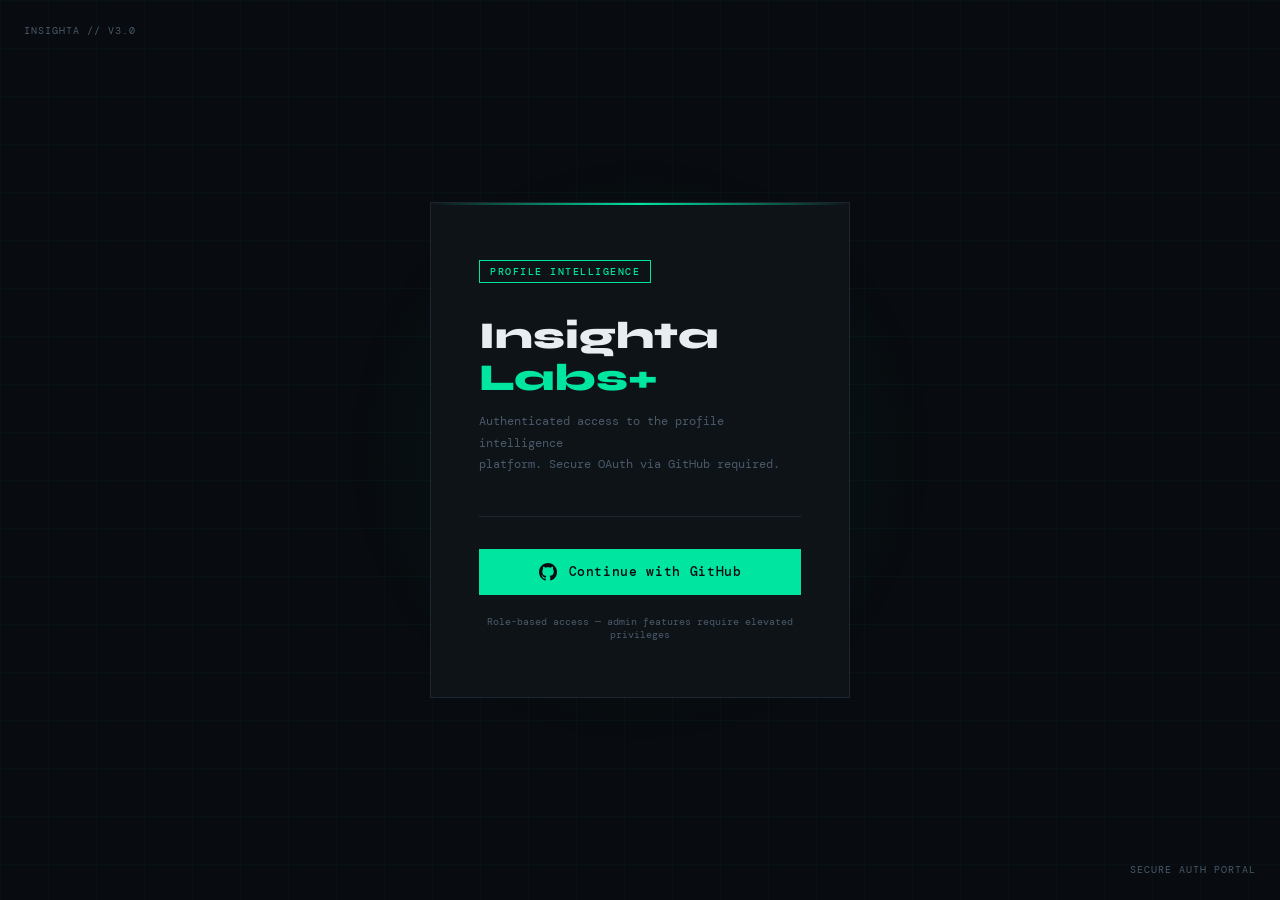
<file: index.html>
<!doctype html>
<html lang="en">
  <head>
    <meta charset="UTF-8" />
    <meta name="viewport" content="width=device-width, initial-scale=1.0" />
    <title>Insighta Labs+</title>
    <link rel="preconnect" href="https://fonts.googleapis.com" />
    <link rel="preconnect" href="https://fonts.gstatic.com" crossorigin />
    <link
      href="https://fonts.googleapis.com/css2?family=Syne:wght@400;700;800&family=DM+Mono:wght@300;400;500&display=swap"
      rel="stylesheet"
    />
    <link rel="stylesheet" href="./css/index.css" />
  </head>
  <body>
    <span class="corner tl">INSIGHTA // v3.0</span>
    <span class="corner br">SECURE AUTH PORTAL</span>
    <div class="card">
      <div class="badge">Profile Intelligence</div>
      <h1>Insighta<br /><span>Labs+</span></h1>
      <p class="subtitle">
        Authenticated access to the profile intelligence<br />platform. Secure
        OAuth via GitHub required.
      </p>
      <div class="divider"></div>
      <button class="btn-github" onclick="login()">
        <svg width="18" height="18" viewBox="0 0 24 24" fill="currentColor">
          <path
            d="M12 0C5.37 0 0 5.37 0 12c0 5.31 3.435 9.795 8.205 11.385.6.105.825-.255.825-.57 0-.285-.015-1.23-.015-2.235-3.015.555-3.795-.735-4.035-1.41-.135-.345-.72-1.41-1.23-1.695-.42-.225-1.02-.78-.015-.795.945-.015 1.62.87 1.845 1.23 1.08 1.815 2.805 1.305 3.495.99.105-.78.42-1.305.765-1.605-2.67-.3-5.46-1.335-5.46-5.925 0-1.305.465-2.385 1.23-3.225-.12-.3-.54-1.53.12-3.18 0 0 1.005-.315 3.3 1.23.96-.27 1.98-.405 3-.405s2.04.135 3 .405c2.295-1.56 3.3-1.23 3.3-1.23.66 1.65.24 2.88.12 3.18.765.84 1.23 1.905 1.23 3.225 0 4.605-2.805 5.625-5.475 5.925.435.375.81 1.095.81 2.22 0 1.605-.015 2.895-.015 3.3 0 .315.225.69.825.57A12.02 12.02 0 0 0 24 12c0-6.63-5.37-12-12-12z"
          />
        </svg>
        Continue with GitHub
      </button>
      <div class="error-msg" id="error"></div>
      <p class="footer-note">
        Role-based access — admin features require elevated privileges
      </p>
    </div>
    <script src="./js/auth.js"></script>
  </body>
</html>
</file>
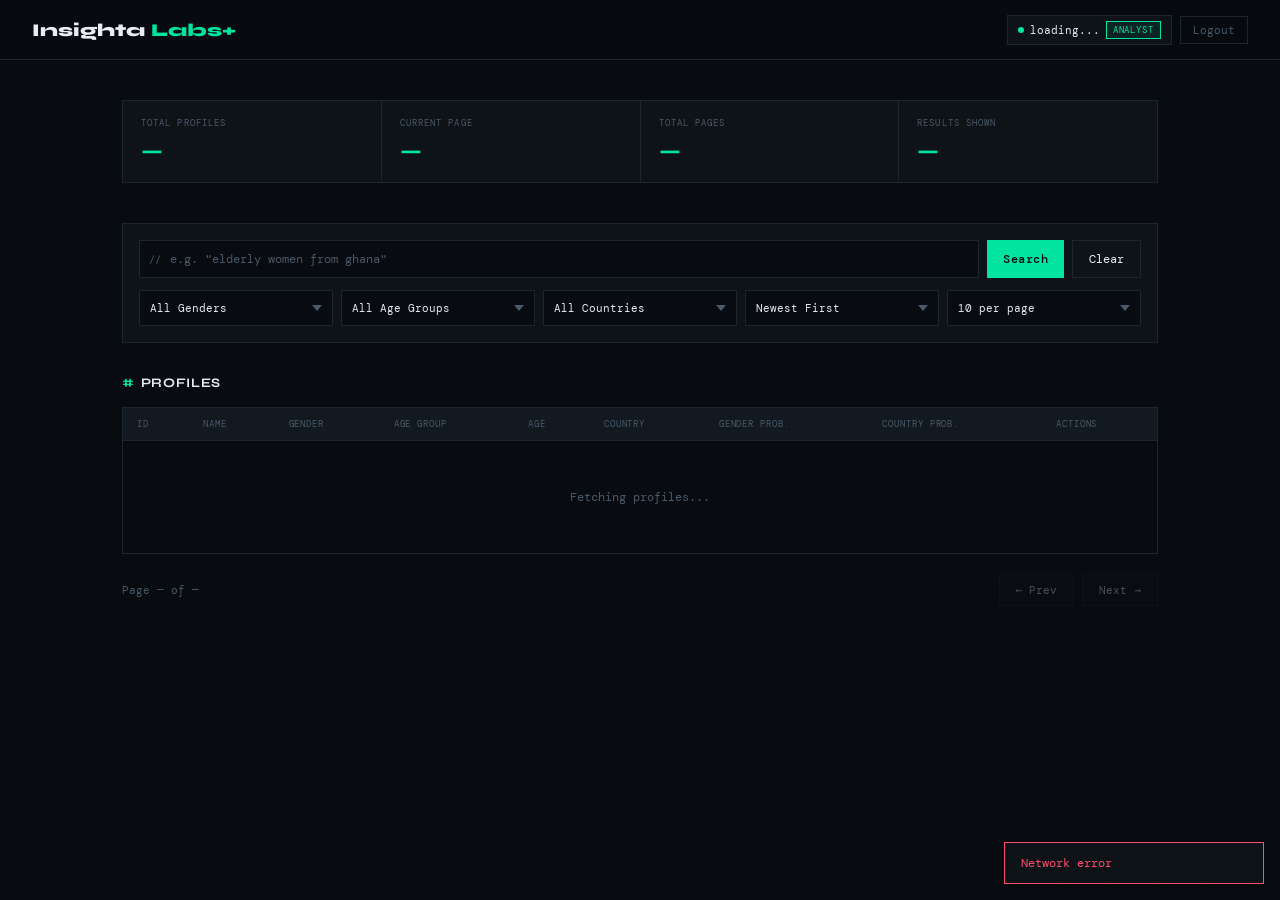
<file: dashboard.html>
<!doctype html>
<html lang="en">
  <head>
    <meta charset="UTF-8" />
    <meta name="viewport" content="width=device-width, initial-scale=1.0" />
    <title>Insighta Labs+ — Dashboard</title>
    <link rel="preconnect" href="https://fonts.googleapis.com" />
    <link rel="preconnect" href="https://fonts.gstatic.com" crossorigin />
    <link
      href="https://fonts.googleapis.com/css2?family=Syne:wght@400;700;800&family=DM+Mono:wght@300;400;500&display=swap"
      rel="stylesheet"
    />
    <link rel="stylesheet" href="./css/style.css" />
  </head>
  <body>
    <!-- Topbar -->
    <nav class="topbar">
      <div class="logo">Insighta <span>Labs+</span></div>
      <div class="topbar-right">
        <div class="user-pill">
          <span class="dot"></span>
          <span id="username-display">loading...</span>
          <span class="role-badge analyst" id="role-badge">analyst</span>
        </div>
        <button class="btn-sm" onclick="logout()">Logout</button>
      </div>
    </nav>

    <!-- Main -->
    <div class="main">
      <!-- Stats -->
      <div class="stats">
        <div class="stat">
          <div class="stat-label">Total Profiles</div>
          <div class="stat-value" id="stat-total">—</div>
        </div>
        <div class="stat">
          <div class="stat-label">Current Page</div>
          <div class="stat-value" id="stat-page">—</div>
        </div>
        <div class="stat">
          <div class="stat-label">Total Pages</div>
          <div class="stat-value" id="stat-pages">—</div>
        </div>
        <div class="stat">
          <div class="stat-label">Results Shown</div>
          <div class="stat-value" id="stat-shown">—</div>
        </div>
      </div>

      <!-- Controls -->
      <div class="controls">
        <div class="search-row">
          <div class="input-wrap">
            <input
              type="text"
              id="search-input"
              placeholder='e.g. "elderly women from ghana"'
              onkeydown="if (event.key === 'Enter') applySearch();"
            />
          </div>
          <button class="btn-primary" onclick="applySearch()">Search</button>
          <button class="btn-outline" onclick="clearAll()">Clear</button>
        </div>
        <div class="filter-row">
          <select id="filter-gender" onchange="applyFilters()">
            <option value="">All Genders</option>
            <option value="male">Male</option>
            <option value="female">Female</option>
          </select>
          <select id="filter-age_group" onchange="applyFilters()">
            <option value="">All Age Groups</option>
            <option value="child">Child</option>
            <option value="teenager">Teenager</option>
            <option value="adult">Adult</option>
            <option value="senior">Senior</option>
          </select>
          <select id="filter-country_id" onchange="applyFilters()">
            <option value="">All Countries</option>
            <option value="NG">Nigeria</option>
            <option value="GH">Ghana</option>
            <option value="KE">Kenya</option>
            <option value="ZA">South Africa</option>
            <option value="ET">Ethiopia</option>
            <option value="EG">Egypt</option>
            <option value="TZ">Tanzania</option>
            <option value="UG">Uganda</option>
            <option value="SN">Senegal</option>
            <option value="CI">Côte d'Ivoire</option>
          </select>
          <select id="filter-sort" onchange="applyFilters()">
            <option value="-created_at">Newest First</option>
            <option value="created_at">Oldest First</option>
            <option value="age">Age ↑</option>
            <option value="-age">Age ↓</option>
            <option value="country_id">Country A-Z</option>
          </select>
          <select id="filter-limit" onchange="applyFilters()">
            <option value="10">10 per page</option>
            <option value="20">20 per page</option>
            <option value="50">50 per page</option>
          </select>
        </div>
      </div>

      <!-- Action buttons -->
      <div class="actions-row">
        <button class="btn-warn admin-only" onclick="openCreateModal()">
          + Create Profile
        </button>
        <button class="btn-outline admin-only" onclick="exportCSV()">
          ⬇ Export CSV
        </button>
        <button class="btn-import admin-only" onclick="openCsvModal()">
          ⬆ Import CSV
        </button>
      </div>

      <!-- CSV Batch Ingestion Modal -->
      <div class="overlay" id="csv-modal">
        <div class="modal">
          <!-- Close -->
          <button class="close-modal" onclick="closeCsvModal()">×</button>

          <!-- Header -->
          <h3>Batch <span>Ingest</span></h3>
          <p class="modal-desc">
            Upload a .csv file to bulk-ingest profiles. Duplicates are skipped
            automatically.
          </p>

          <!-- File input -->
          <div class="form-group">
            <label class="form-label" for="csv-file-input">CSV File</label>
            <input
              class="form-input"
              type="file"
              id="csv-file-input"
              accept=".csv"
            />
          </div>

          <!-- Result block (hidden until upload completes) -->
          <div class="csv-result" id="csv-result" hidden>
            <div class="csv-stat">
              <span class="csv-stat-label">Inserted</span>
              <span class="csv-stat-value accent" id="csv-inserted">—</span>
            </div>
            <div class="csv-stat">
              <span class="csv-stat-label">Skipped</span>
              <span class="csv-stat-value muted" id="csv-skipped">—</span>
            </div>
            <div class="csv-stat">
              <span class="csv-stat-label">Errors</span>
              <span class="csv-stat-value danger" id="csv-errors">—</span>
            </div>
          </div>

          <!-- Inline error -->
          <div class="form-error" id="csv-error" hidden></div>

          <!-- Actions -->
          <div class="modal-actions">
            <button
              class="btn-primary"
              id="csv-submit-btn"
              onclick="submitCsvUpload()"
            >
              Upload
            </button>
            <button class="btn-outline" onclick="closeCsvModal()">
              Cancel
            </button>
          </div>
        </div>
      </div>

      <!-- Section Header -->
      <div class="section-header">
        <div class="section-title"><span>#</span>Profiles</div>
      </div>

      <!-- Desktop: Table -->
      <div class="table-wrap">
        <table>
          <thead>
            <tr>
              <th>ID</th>
              <th>Name</th>
              <th>Gender</th>
              <th>Age Group</th>
              <th>Age</th>
              <th>Country</th>
              <th>Gender Prob.</th>
              <th>Country Prob.</th>
              <th>Actions</th>
            </tr>
          </thead>
          <tbody id="profiles-body">
            <tr>
              <td colspan="9" class="loading">Fetching profiles</td>
            </tr>
          </tbody>
        </table>
      </div>

      <!-- Mobile: Card list -->
      <div class="card-list" id="profiles-cards">
        <div
          class="loading"
          style="
            padding: 48px;
            text-align: center;
            color: var(--muted);
            font-size: 12px;
          "
        >
          Fetching profiles
        </div>
      </div>

      <!-- Pagination -->
      <div class="pagination">
        <span id="page-info">Page — of —</span>
        <div class="page-btns">
          <button class="page-btn" id="btn-prev" onclick="prevPage()" disabled>
            ← Prev
          </button>
          <button class="page-btn" id="btn-next" onclick="nextPage()" disabled>
            Next →
          </button>
        </div>
      </div>
    </div>

    <!-- Profile Detail Panel -->
    <div class="detail-panel" id="detail-panel">
      <button class="panel-close" onclick="closeDetail()">×</button>
      <div id="detail-content"></div>
    </div>

    <!-- Create Profile Modal -->
    <div class="overlay" id="create-modal">
      <div class="modal">
        <button class="close-modal" onclick="closeCreateModal()">×</button>
        <h3>Create <span>Profile</span></h3>
        <p
          style="
            font-size: 11px;
            color: var(--muted);
            margin-bottom: 20px;
            line-height: 1.7;
          "
        >
          Enter a name. Gender, age, and nationality will be inferred
          automatically.
        </p>
        <div class="form-group">
          <label class="form-label">Name</label>
          <input
            class="form-input"
            type="text"
            id="new-name"
            placeholder="e.g. Amara"
            onkeydown="if (event.key === 'Enter') submitCreateProfile();"
          />
        </div>
        <div
          id="create-error"
          style="
            font-size: 11px;
            color: var(--danger);
            margin-top: 8px;
            display: none;
          "
        ></div>
        <div class="modal-actions">
          <button
            class="btn-primary"
            id="create-submit-btn"
            onclick="submitCreateProfile()"
          >
            Create Profile
          </button>
          <button class="btn-outline" onclick="closeCreateModal()">
            Cancel
          </button>
        </div>
      </div>
    </div>

    <!-- Toast -->
    <div class="toast" id="toast"></div>

    <script src="./js/dashboard.js"></script>

    <script>
      // ── Mobile card rendering (supplements dashboard.js) ─────────────────
      const _origRenderTable = window.renderTable;

      function renderCards(profiles) {
        const container = document.getElementById('profiles-cards');
        if (!profiles || !profiles.length) {
          container.innerHTML = '<div class="empty">No profiles found</div>';
          return;
        }
        const isAdmin = document.body.classList.contains('is-admin');
        container.innerHTML = profiles
          .map((p) => {
            const genderClass = p.gender === 'female' ? 'female' : 'male';
            const gProb = Math.round((p.gender_probability || 0) * 100);
            const cProb = Math.round((p.country_probability || 0) * 100);
            const shortId = String(p.id || '').slice(-6);
            return `
          <div class="profile-card">
            <div class="profile-card-header">
              <div>
                <div class="profile-card-name">${p.name || '—'}</div>
                <div class="profile-card-id">...${shortId}</div>
              </div>
              <span class="gender-badge ${genderClass}">${p.gender || '—'}</span>
            </div>
            <div class="profile-card-meta">
              <div>Age <span>${p.age || '—'}</span></div>
              <div>Group <span>${p.age_group || '—'}</span></div>
              <div>Country <span>${p.country_id || '—'}</span></div>
              <div>G.Prob <span>${gProb}%</span></div>
              <div>C.Prob <span>${cProb}%</span></div>
            </div>
            <div class="profile-card-actions">
              <button class="action-btn" onclick="viewProfile('${p.id}')">View</button>
              ${isAdmin ? `<button class="action-btn del" onclick="deleteProfile('${p.id}')">Delete</button>` : ''}
            </div>
          </div>`;
          })
          .join('');
      }

      // Patch renderTable to also update cards
      const _patchRender = setInterval(() => {
        if (typeof renderTable === 'function') {
          clearInterval(_patchRender);
          const original = renderTable;
          window.renderTable = function (profiles) {
            original(profiles);
            renderCards(profiles);
          };
        }
      }, 50);

      // Patch setTableLoading to also update cards
      const _patchLoading = setInterval(() => {
        if (typeof setTableLoading === 'function') {
          clearInterval(_patchLoading);
          const original = setTableLoading;
          window.setTableLoading = function () {
            original();
            document.getElementById('profiles-cards').innerHTML =
              '<div class="loading" style="padding:48px;text-align:center;color:var(--muted);font-size:12px">Fetching profiles</div>';
          };
        }
      }, 50);
    </script>
  </body>
</html>
</file>
<file: css/index.css>
*,
*::before,
*::after {
  box-sizing: border-box;
  margin: 0;
  padding: 0;
}
:root {
  --bg: #080b0f;
  --surface: #0e1318;
  --border: #1c2530;
  --accent: #00e5a0;
  --text: #e8edf2;
  --muted: #4a5a6a;
  --danger: #ff4d6d;
}
body {
  background: var(--bg);
  color: var(--text);
  font-family: 'DM Mono', monospace;
  display: flex;
  align-items: center;
  justify-content: center;
  min-height: 100vh;
  overflow: hidden;
}
body::before {
  content: '';
  position: fixed;
  inset: 0;
  background-image:
    linear-gradient(rgba(0, 229, 160, 0.03) 1px, transparent 1px),
    linear-gradient(90deg, rgba(0, 229, 160, 0.03) 1px, transparent 1px);
  background-size: 48px 48px;
  pointer-events: none;
}
body::after {
  content: '';
  position: fixed;
  top: 50%;
  left: 50%;
  transform: translate(-50%, -50%);
  width: 600px;
  height: 600px;
  background: radial-gradient(
    circle,
    rgba(0, 229, 160, 0.07) 0%,
    transparent 70%
  );
  pointer-events: none;
}
.corner {
  position: fixed;
  font-size: 10px;
  color: var(--muted);
  letter-spacing: 0.1em;
  text-transform: uppercase;
}
.corner.tl {
  top: 24px;
  left: 24px;
}
.corner.br {
  bottom: 24px;
  right: 24px;
}
.card {
  position: relative;
  z-index: 1;
  background: var(--surface);
  border: 1px solid var(--border);
  padding: 56px 48px;
  width: 420px;
  animation: fadeUp 0.6s cubic-bezier(0.16, 1, 0.3, 1) both;
}
.card::before {
  content: '';
  position: absolute;
  top: 0;
  left: 0;
  right: 0;
  height: 2px;
  background: linear-gradient(90deg, transparent, var(--accent), transparent);
  animation: scan 3s ease-in-out infinite;
}
@keyframes scan {
  0%,
  100% {
    opacity: 0;
    transform: scaleX(0);
  }
  50% {
    opacity: 1;
    transform: scaleX(1);
  }
}
@keyframes fadeUp {
  from {
    opacity: 0;
    transform: translateY(24px);
  }
  to {
    opacity: 1;
    transform: translateY(0);
  }
}
.badge {
  display: inline-block;
  font-size: 10px;
  font-weight: 500;
  letter-spacing: 0.15em;
  text-transform: uppercase;
  color: var(--accent);
  border: 1px solid var(--accent);
  padding: 4px 10px;
  margin-bottom: 32px;
}
h1 {
  font-family: 'Syne', sans-serif;
  font-size: 38px;
  font-weight: 800;
  line-height: 1.1;
  margin-bottom: 12px;
}
h1 span {
  color: var(--accent);
}
.subtitle {
  font-size: 12px;
  color: var(--muted);
  line-height: 1.8;
  margin-bottom: 40px;
}
.divider {
  height: 1px;
  background: var(--border);
  margin-bottom: 32px;
}
.btn-github {
  display: flex;
  align-items: center;
  justify-content: center;
  gap: 12px;
  width: 100%;
  padding: 14px 24px;
  background: var(--accent);
  color: #080b0f;
  border: none;
  font-family: 'DM Mono', monospace;
  font-size: 13px;
  font-weight: 500;
  letter-spacing: 0.05em;
  cursor: pointer;
  transition: all 0.2s ease;
}
.btn-github:hover {
  background: #00ffc0;
  transform: translateY(-1px);
  box-shadow: 0 8px 24px rgba(0, 229, 160, 0.25);
}
.footer-note {
  margin-top: 20px;
  font-size: 10px;
  color: var(--muted);
  text-align: center;
}
.error-msg {
  display: none;
  margin-top: 16px;
  padding: 10px 14px;
  background: rgba(255, 77, 109, 0.1);
  border: 1px solid rgba(255, 77, 109, 0.3);
  color: var(--danger);
  font-size: 11px;
  text-align: center;
}
</file>
<file: css/style.css>
*,
*::before,
*::after {
  box-sizing: border-box;
  margin: 0;
  padding: 0;
}
:root {
  --bg: #080b0f;
  --surface: #0e1318;
  --surface2: #121920;
  --border: #1c2530;
  --accent: #00e5a0;
  --accent-dim: rgba(0, 229, 160, 0.08);
  --text: #e8edf2;
  --muted: #4a5a6a;
  --danger: #ff4d6d;
  --danger-dim: rgba(255, 77, 109, 0.08);
  --warn: #f5a623;
}
body {
  background: var(--bg);
  color: var(--text);
  font-family: 'DM Mono', monospace;
  min-height: 100vh;
}
body::before {
  content: '';
  position: fixed;
  inset: 0;
  background-image:
    linear-gradient(rgba(0, 229, 160, 0.02) 1px, transparent 1px),
    linear-gradient(90deg, rgba(0, 229, 160, 0.02) 1px, transparent 1px);
  background-size: 48px 48px;
  pointer-events: none;
  z-index: 0;
}

/* ── Topbar ── */
.topbar {
  position: sticky;
  top: 0;
  z-index: 100;
  background: rgba(8, 11, 15, 0.95);
  backdrop-filter: blur(12px);
  border-bottom: 1px solid var(--border);
  display: flex;
  align-items: center;
  justify-content: space-between;
  padding: 0 20px;
  height: 56px;
  gap: 12px;
}
.logo {
  font-family: 'Syne', sans-serif;
  font-weight: 800;
  font-size: 16px;
  white-space: nowrap;
  flex-shrink: 0;
}
.logo span {
  color: var(--accent);
}
.topbar-right {
  display: flex;
  align-items: center;
  gap: 8px;
  min-width: 0;
}
.user-pill {
  display: flex;
  align-items: center;
  gap: 6px;
  background: var(--surface);
  border: 1px solid var(--border);
  padding: 5px 10px;
  font-size: 11px;
  color: var(--text);
  min-width: 0;
  overflow: hidden;
}
.user-pill .dot {
  width: 6px;
  height: 6px;
  border-radius: 50%;
  background: var(--accent);
  animation: pulse 2s infinite;
  flex-shrink: 0;
}
.user-pill #username-display {
  overflow: hidden;
  text-overflow: ellipsis;
  white-space: nowrap;
  max-width: 80px;
}
.role-badge {
  font-size: 9px;
  letter-spacing: 0.1em;
  text-transform: uppercase;
  padding: 2px 6px;
  border: 1px solid;
  flex-shrink: 0;
  white-space: nowrap;
}
.role-badge.admin {
  color: var(--warn);
  border-color: var(--warn);
  background: rgba(245, 166, 35, 0.08);
}
.role-badge.analyst {
  color: var(--accent);
  border-color: var(--accent);
  background: var(--accent-dim);
}
@keyframes pulse {
  0%,
  100% {
    opacity: 1;
  }
  50% {
    opacity: 0.3;
  }
}
.btn-sm {
  font-family: 'DM Mono', monospace;
  font-size: 11px;
  padding: 6px 12px;
  border: 1px solid var(--border);
  background: none;
  color: var(--muted);
  cursor: pointer;
  transition: all 0.2s;
  white-space: nowrap;
  flex-shrink: 0;
}
.btn-sm:hover {
  border-color: var(--danger);
  color: var(--danger);
  background: var(--danger-dim);
}

/* ── Main ── */
.main {
  position: relative;
  z-index: 1;
  max-width: 1100px;
  margin: 0 auto;
  padding: 24px 16px;
}

/* ── Stats ── */
.stats {
  display: grid;
  grid-template-columns: repeat(2, 1fr);
  gap: 1px;
  background: var(--border);
  border: 1px solid var(--border);
  margin-bottom: 24px;
}
.stat {
  background: var(--surface);
  padding: 16px 18px;
  transition: background 0.2s;
}
.stat:hover {
  background: var(--surface2);
}
.stat-label {
  font-size: 9px;
  letter-spacing: 0.12em;
  text-transform: uppercase;
  color: var(--muted);
  margin-bottom: 6px;
}
.stat-value {
  font-family: 'Syne', sans-serif;
  font-size: 22px;
  font-weight: 700;
  color: var(--accent);
}

/* ── Section header ── */
.section-header {
  display: flex;
  align-items: center;
  justify-content: space-between;
  margin-bottom: 16px;
}
.section-title {
  font-family: 'Syne', sans-serif;
  font-size: 13px;
  font-weight: 700;
  letter-spacing: 0.05em;
  text-transform: uppercase;
}
.section-title span {
  color: var(--accent);
  margin-right: 6px;
}

/* ── Controls ── */
.controls {
  background: var(--surface);
  border: 1px solid var(--border);
  padding: 16px;
  margin-bottom: 16px;
}
.search-row {
  display: flex;
  gap: 8px;
  margin-bottom: 12px;
  flex-wrap: wrap;
}
.input-wrap {
  position: relative;
  flex: 1;
  min-width: 0;
}
.input-wrap::before {
  content: '//';
  position: absolute;
  left: 10px;
  top: 50%;
  transform: translateY(-50%);
  color: var(--muted);
  font-size: 10px;
  pointer-events: none;
  z-index: 1;
}
input[type='text'],
select {
  width: 100%;
  background: var(--bg);
  border: 1px solid var(--border);
  color: var(--text);
  font-family: 'DM Mono', monospace;
  font-size: 12px;
  padding: 10px 10px 10px 30px;
  outline: none;
  transition: border-color 0.2s;
  appearance: none;
  -webkit-appearance: none;
}
select {
  padding-left: 10px;
  cursor: pointer;
  background-image: url("data:image/svg+xml,%3Csvg xmlns='http://www.w3.org/2000/svg' width='10' height='6' viewBox='0 0 10 6'%3E%3Cpath fill='%234a5a6a' d='M0 0l5 6 5-6z'/%3E%3C/svg%3E");
  background-repeat: no-repeat;
  background-position: right 10px center;
  padding-right: 28px;
}
input[type='text']::placeholder {
  color: var(--muted);
}
input[type='text']:focus,
select:focus {
  border-color: var(--accent);
}

.filter-row {
  display: grid;
  grid-template-columns: repeat(2, 1fr);
  gap: 8px;
}
.filter-row select {
  font-size: 11px;
}

/* ── Buttons ── */
.btn-primary {
  font-family: 'DM Mono', monospace;
  font-size: 12px;
  letter-spacing: 0.04em;
  padding: 10px 16px;
  background: var(--accent);
  color: #080b0f;
  border: none;
  cursor: pointer;
  font-weight: 500;
  transition: all 0.2s;
  white-space: nowrap;
}
.btn-primary:hover {
  background: #00ffc0;
}
.btn-outline {
  font-family: 'DM Mono', monospace;
  font-size: 12px;
  padding: 10px 16px;
  background: none;
  color: var(--text);
  border: 1px solid var(--border);
  cursor: pointer;
  transition: all 0.2s;
  white-space: nowrap;
}
.btn-outline:hover {
  border-color: var(--accent);
  color: var(--accent);
}
.btn-danger {
  font-family: 'DM Mono', monospace;
  font-size: 12px;
  padding: 10px 16px;
  background: var(--danger-dim);
  color: var(--danger);
  border: 1px solid rgba(255, 77, 109, 0.3);
  cursor: pointer;
  transition: all 0.2s;
  white-space: nowrap;
}
.btn-danger:hover {
  background: rgba(255, 77, 109, 0.2);
}
.btn-warn {
  font-family: 'DM Mono', monospace;
  font-size: 12px;
  padding: 10px 16px;
  background: rgba(245, 166, 35, 0.08);
  color: var(--warn);
  border: 1px solid rgba(245, 166, 35, 0.3);
  cursor: pointer;
  transition: all 0.2s;
  white-space: nowrap;
}
.btn-warn:hover {
  background: rgba(245, 166, 35, 0.18);
}
.actions-row {
  display: flex;
  gap: 8px;
  flex-wrap: wrap;
  margin-bottom: 16px;
}

/* ── Table ── */
.table-wrap {
  border: 1px solid var(--border);
  overflow-x: auto;
  -webkit-overflow-scrolling: touch;
}
table {
  width: 100%;
  border-collapse: collapse;
  font-size: 12px;
  min-width: 600px;
}
thead {
  background: var(--surface2);
}
th {
  padding: 10px 14px;
  text-align: left;
  font-size: 9px;
  letter-spacing: 0.1em;
  text-transform: uppercase;
  color: var(--muted);
  font-weight: 400;
  border-bottom: 1px solid var(--border);
  white-space: nowrap;
}
td {
  padding: 10px 14px;
  border-bottom: 1px solid var(--border);
  vertical-align: middle;
}
tr:last-child td {
  border-bottom: none;
}
tr:hover td {
  background: var(--surface);
}

/* ── Mobile card view ── */
.card-list {
  display: none;
}
.profile-card {
  background: var(--surface);
  border: 1px solid var(--border);
  border-bottom: none;
  padding: 14px 16px;
}
.profile-card:last-child {
  border-bottom: 1px solid var(--border);
}
.profile-card-header {
  display: flex;
  align-items: flex-start;
  justify-content: space-between;
  margin-bottom: 10px;
  gap: 8px;
}
.profile-card-name {
  font-family: 'Syne', sans-serif;
  font-size: 15px;
  font-weight: 700;
}
.profile-card-id {
  font-size: 9px;
  color: var(--muted);
  margin-top: 2px;
}
.profile-card-badges {
  display: flex;
  gap: 6px;
  flex-wrap: wrap;
  margin-bottom: 10px;
}
.profile-card-meta {
  display: grid;
  grid-template-columns: 1fr 1fr;
  gap: 6px 12px;
  font-size: 11px;
  color: var(--muted);
  margin-bottom: 12px;
}
.profile-card-meta span {
  color: var(--text);
}
.profile-card-actions {
  display: flex;
  gap: 8px;
}
.gender-badge {
  font-size: 9px;
  letter-spacing: 0.08em;
  text-transform: uppercase;
  padding: 2px 7px;
  border: 1px solid;
}
.gender-badge.female {
  color: #f472b6;
  border-color: rgba(244, 114, 182, 0.4);
  background: rgba(244, 114, 182, 0.08);
}
.gender-badge.male {
  color: #60a5fa;
  border-color: rgba(96, 165, 250, 0.4);
  background: rgba(96, 165, 250, 0.08);
}
.age-group {
  font-size: 10px;
  color: var(--muted);
}
.prob-bar {
  height: 3px;
  background: var(--border);
  width: 50px;
  display: inline-block;
  vertical-align: middle;
  margin-left: 4px;
}
.prob-fill {
  height: 100%;
  background: var(--accent);
}
.action-btn {
  background: none;
  border: 1px solid var(--border);
  color: var(--muted);
  font-family: 'DM Mono', monospace;
  font-size: 10px;
  padding: 5px 10px;
  cursor: pointer;
  transition: all 0.15s;
}
.action-btn:hover {
  border-color: var(--accent);
  color: var(--accent);
}
.action-btn.del:hover {
  border-color: var(--danger);
  color: var(--danger);
}

/* ── Pagination ── */
.pagination {
  display: flex;
  align-items: center;
  justify-content: space-between;
  margin-top: 20px;
  font-size: 11px;
  color: var(--muted);
  flex-wrap: wrap;
  gap: 10px;
}
.page-btns {
  display: flex;
  gap: 8px;
}
.page-btn {
  background: var(--surface);
  border: 1px solid var(--border);
  color: var(--text);
  font-family: 'DM Mono', monospace;
  font-size: 11px;
  padding: 8px 16px;
  cursor: pointer;
  transition: all 0.2s;
}
.page-btn:hover:not(:disabled) {
  border-color: var(--accent);
  color: var(--accent);
}
.page-btn:disabled {
  opacity: 0.3;
  cursor: not-allowed;
}

/* ── Toast ── */
.toast {
  position: fixed;
  bottom: 16px;
  right: 16px;
  left: 16px;
  z-index: 999;
  background: var(--surface);
  border: 1px solid var(--border);
  padding: 12px 16px;
  font-size: 12px;
  transform: translateY(100px);
  opacity: 0;
  transition: all 0.3s cubic-bezier(0.16, 1, 0.3, 1);
}
.toast.show {
  transform: translateY(0);
  opacity: 1;
}
.toast.success {
  border-color: var(--accent);
  color: var(--accent);
}
.toast.error {
  border-color: var(--danger);
  color: var(--danger);
}

/* ── Modal ── */
.overlay {
  display: none;
  position: fixed;
  inset: 0;
  background: rgba(8, 11, 15, 0.9);
  z-index: 200;
  align-items: center;
  justify-content: center;
  padding: 16px;
}
.overlay.open {
  display: flex;
}
.modal {
  background: var(--surface);
  border: 1px solid var(--border);
  padding: 28px 24px;
  width: 100%;
  max-width: 480px;
  position: relative;
  max-height: 90vh;
  overflow-y: auto;
}
.modal h3 {
  font-family: 'Syne', sans-serif;
  font-size: 17px;
  font-weight: 700;
  margin-bottom: 20px;
}
.modal h3 span {
  color: var(--accent);
}
.form-group {
  margin-bottom: 14px;
}
.form-label {
  display: block;
  font-size: 10px;
  letter-spacing: 0.1em;
  text-transform: uppercase;
  color: var(--muted);
  margin-bottom: 6px;
}
.form-input {
  width: 100%;
  background: var(--bg);
  border: 1px solid var(--border);
  color: var(--text);
  font-family: 'DM Mono', monospace;
  font-size: 12px;
  padding: 10px 12px;
  outline: none;
  transition: border-color 0.2s;
}
.form-input:focus {
  border-color: var(--accent);
}
.modal-actions {
  display: flex;
  gap: 8px;
  margin-top: 20px;
  flex-wrap: wrap;
}
.modal-actions button {
  flex: 1;
  min-width: 100px;
}
.close-modal {
  position: absolute;
  top: 14px;
  right: 14px;
  background: none;
  border: none;
  color: var(--muted);
  font-size: 20px;
  cursor: pointer;
  line-height: 1;
  padding: 4px;
}
.close-modal:hover {
  color: var(--text);
}

/* ── Detail Panel ── */
.detail-panel {
  display: none;
  position: fixed;
  right: 0;
  top: 56px;
  bottom: 0;
  width: min(380px, 100vw);
  background: var(--surface);
  border-left: 1px solid var(--border);
  z-index: 150;
  padding: 28px 20px;
  overflow-y: auto;
  animation: slideIn 0.25s cubic-bezier(0.16, 1, 0.3, 1);
}
.detail-panel.open {
  display: block;
}
@keyframes slideIn {
  from {
    transform: translateX(100%);
  }
  to {
    transform: translateX(0);
  }
}
.panel-close {
  position: absolute;
  top: 14px;
  right: 14px;
  background: none;
  border: none;
  color: var(--muted);
  font-size: 22px;
  cursor: pointer;
  padding: 4px;
  line-height: 1;
}
.panel-close:hover {
  color: var(--text);
}
.detail-label {
  font-size: 9px;
  letter-spacing: 0.1em;
  text-transform: uppercase;
  color: var(--muted);
  margin-bottom: 4px;
}
.detail-value {
  font-size: 13px;
  margin-bottom: 18px;
  word-break: break-all;
}
.detail-divider {
  height: 1px;
  background: var(--border);
  margin: 18px 0;
}

/* ── Loading / Empty ── */
.loading {
  text-align: center;
  padding: 48px;
  color: var(--muted);
  font-size: 12px;
}
.loading::after {
  content: '...';
  animation: dots 1.2s infinite;
}
@keyframes dots {
  0%,
  100% {
    content: '.';
  }
  33% {
    content: '..';
  }
  66% {
    content: '...';
  }
}
.empty {
  text-align: center;
  padding: 48px;
  color: var(--muted);
  font-size: 12px;
}

/* ── Admin visibility ── */
.admin-only {
  display: none;
}
body.is-admin .admin-only {
  display: inline-flex;
}
body.is-admin .admin-only-flex {
  display: flex;
}

/* ── Scroll hint on mobile table ── */
.scroll-hint {
  display: none;
  font-size: 10px;
  color: var(--muted);
  text-align: right;
  margin-bottom: 6px;
  letter-spacing: 0.06em;
}

/* ================================================================
         RESPONSIVE BREAKPOINTS
      ================================================================ */

/* ── Tablet (≥ 640px) ── */
@media (min-width: 640px) {
  .main {
    padding: 32px 24px;
  }
  .stats {
    grid-template-columns: repeat(4, 1fr);
  }
  .stat-value {
    font-size: 26px;
  }
  .filter-row {
    grid-template-columns: repeat(3, 1fr);
  }
  .toast {
    left: auto;
    min-width: 260px;
  }
}

/* ── Desktop (≥ 900px) ── */
@media (min-width: 900px) {
  .topbar {
    padding: 0 32px;
    height: 60px;
  }
  .logo {
    font-size: 18px;
  }
  .user-pill #username-display {
    max-width: none;
  }
  .main {
    padding: 40px 32px;
  }
  .stats {
    margin-bottom: 40px;
  }
  .filter-row {
    grid-template-columns: repeat(5, 1fr);
  }

  /* Show table, hide cards on desktop */
  .table-wrap {
    display: block;
  }
  .card-list {
    display: none !important;
  }
  .scroll-hint {
    display: none !important;
  }
}

/* ── Mobile-only: hide table, show cards ── */
@media (max-width: 899px) {
  .table-wrap {
    display: none;
  }
  .card-list {
    display: block;
  }
  .scroll-hint {
    display: block;
  }
}

/* ── CSV Batch Ingestion ── */
.modal-desc {
  font-size: 11px;
  color: var(--muted);
  line-height: 1.7;
  margin-bottom: 20px;
}

input[type='file'].form-input {
  cursor: pointer;
  padding: 8px 12px;
  color: var(--muted);
}
input[type='file'].form-input:focus {
  border-color: var(--accent);
}

.csv-result {
  margin-top: 16px;
  padding: 14px;
  border: 1px solid var(--border);
  background: var(--bg);
  display: flex;
  flex-direction: column;
  gap: 8px;
}
.csv-stat {
  display: flex;
  align-items: center;
  justify-content: space-between;
  font-size: 11px;
}
.csv-stat-label {
  color: var(--muted);
  letter-spacing: 0.08em;
  text-transform: uppercase;
  font-size: 10px;
}
.csv-stat-value {
  font-family: 'Syne', sans-serif;
  font-size: 15px;
  font-weight: 700;
}
.csv-stat-value.accent {
  color: var(--accent);
}
.csv-stat-value.muted {
  color: var(--muted);
}
.csv-stat-value.danger {
  color: var(--danger);
}

.form-error {
  font-size: 11px;
  color: var(--danger);
  margin-top: 8px;
  padding: 8px 12px;
  border: 1px solid rgba(255, 77, 109, 0.3);
  background: var(--danger-dim);
}

.btn-import {
  font-family: 'DM Mono', monospace;
  font-size: 12px;
  padding: 10px 16px;
  background: rgba(0, 229, 160, 0.06);
  color: var(--accent);
  border: 1px solid rgba(0, 229, 160, 0.3);
  cursor: pointer;
  transition: all 0.2s;
  white-space: nowrap;
}
.btn-import:hover {
  background: rgba(0, 229, 160, 0.14);
  border-color: var(--accent);
}
</file>
